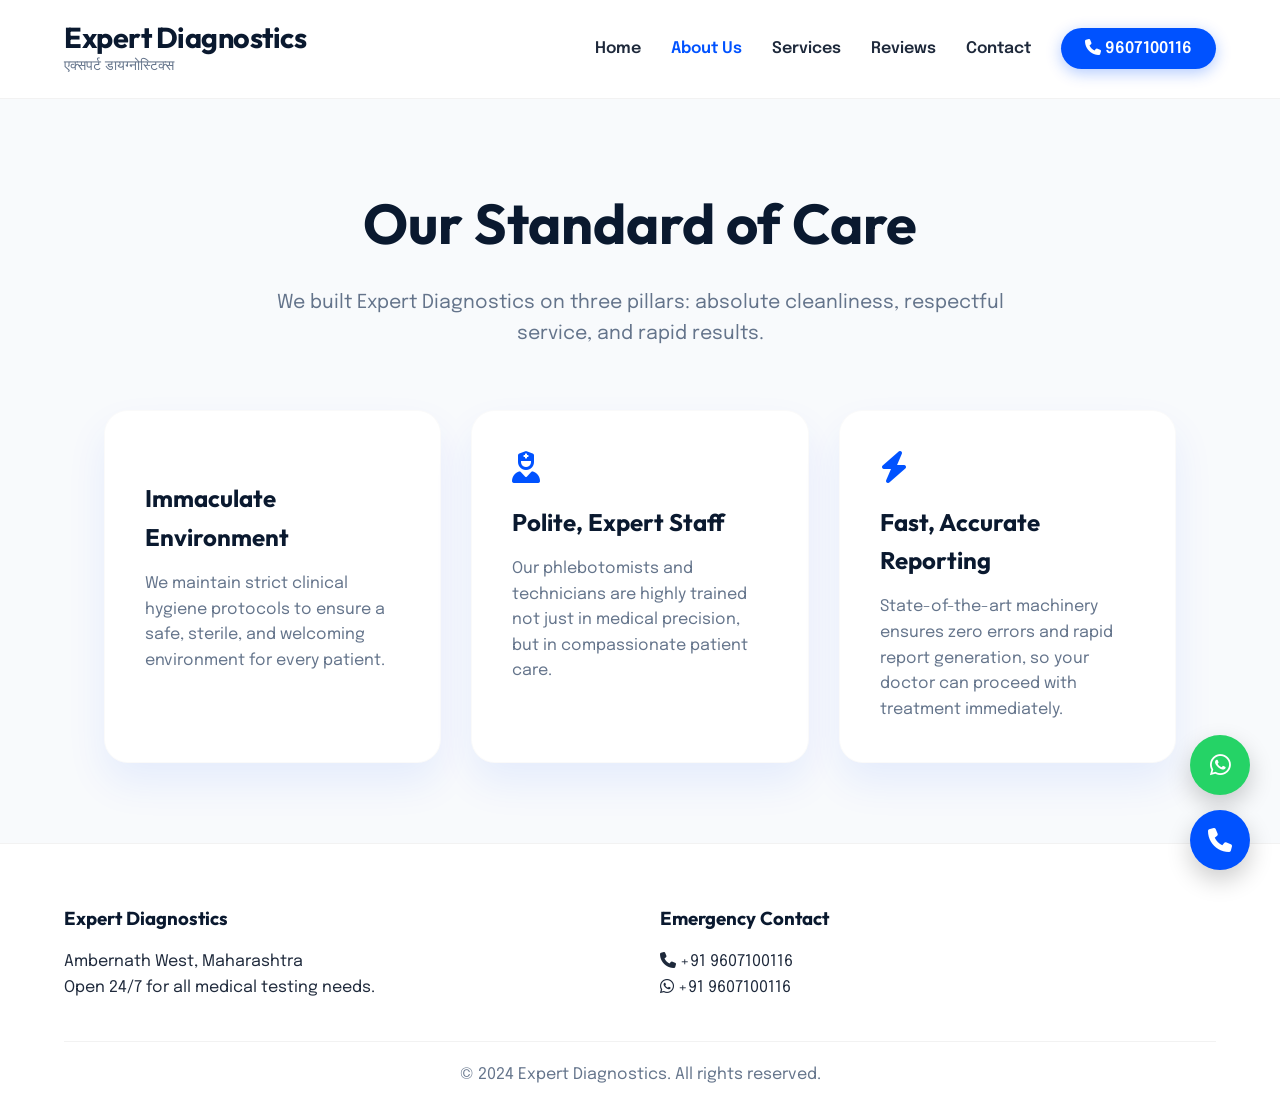
<file: about.html>
<!DOCTYPE html>
<html lang="en">
<head>
    <meta charset="UTF-8">
    <meta name="viewport" content="width=device-width, initial-scale=1.0">
    <meta name="colour-scheme" content="light">
    <title>About Us | Expert Diagnostics</title>
    <link rel="stylesheet" href="style.css">
    <link rel="stylesheet" href="https://cdnjs.cloudflare.com/ajax/libs/font-awesome/6.4.0/css/all.min.css">
</head>
<body>

    <header>
        <div class="logo">
            <a href="index.html">
                <h1>Expert Diagnostics</h1>
                <span>एक्सपर्ट डायग्नोस्टिक्स</span>
            </a>
        </div>
        
        <button class="mobile-menu-btn" aria-label="Toggle Menu">
            <i class="fa-solid fa-bars"></i>
        </button>

        <nav>
            <ul id="nav-links">
                <li><a href="index.html">Home</a></li>
                <li><a href="about.html" style="color: var(--primary-blue);">About Us</a></li>
                <li><a href="services.html">Services</a></li>
                <li><a href="reviews.html">Reviews</a></li>
                <li><a href="contact.html">Contact</a></li>
                <li><a href="tel:9607100116" class="btn-nav-call"><i class="fa-solid fa-phone"></i> 9607100116</a></li>
            </ul>
        </nav>
    </header>

    <main class="container animate-up delay-1">
        <div class="text-center" style="max-width: 800px; margin: 0 auto 60px;">
            <h1 style="font-size: 3.5rem; margin-bottom: 20px;">Our Standard of Care</h1>
            <p style="font-size: 1.2rem; color: var(--text-muted);">We built Expert Diagnostics on three pillars: absolute cleanliness, respectful service, and rapid results.</p>
        </div>

        <div class="grid">
            <div class="card animate-up delay-2">
                <i class="fa-solid fa-sparkles" style="font-size: 2rem; color: var(--primary-blue); margin-bottom: 20px;"></i>
                <h3>Immaculate Environment</h3>
                <p>We maintain strict clinical hygiene protocols to ensure a safe, sterile, and welcoming environment for every patient.</p>
            </div>
            <div class="card animate-up delay-3">
                <i class="fa-solid fa-user-nurse" style="font-size: 2rem; color: var(--primary-blue); margin-bottom: 20px;"></i>
                <h3>Polite, Expert Staff</h3>
                <p>Our phlebotomists and technicians are highly trained not just in medical precision, but in compassionate patient care.</p>
            </div>
            <div class="card animate-up delay-4">
                <i class="fa-solid fa-bolt" style="font-size: 2rem; color: var(--primary-blue); margin-bottom: 20px;"></i>
                <h3>Fast, Accurate Reporting</h3>
                <p>State-of-the-art machinery ensures zero errors and rapid report generation, so your doctor can proceed with treatment immediately.</p>
            </div>
        </div>
    </main>

    <footer>
        <div class="footer-grid">
            <div>
                <h3 style="margin-bottom: 15px;">Expert Diagnostics</h3>
                <p>Ambernath West, Maharashtra<br>Open 24/7 for all medical testing needs.</p>
            </div>
            <div>
                <h3 style="margin-bottom: 15px;">Emergency Contact</h3>
                <p><i class="fa-solid fa-phone"></i> +91 9607100116</p>
                <p><i class="fa-brands fa-whatsapp"></i> +91 9607100116</p>
            </div>
        </div>
        <div class="footer-bottom">
            <p>© 2024 Expert Diagnostics. All rights reserved.</p>
        </div>
    </footer>

    <div class="floating-buttons">
        <a href="https://wa.me/919607100116" class="float-btn float-wa" target="_blank"><i class="fa-brands fa-whatsapp"></i></a>
        <a href="tel:9607100116" class="float-btn float-call"><i class="fa-solid fa-phone"></i></a>
    </div>

    <script>
        const mobileBtn = document.querySelector('.mobile-menu-btn');
        const navLinks = document.getElementById('nav-links');
        const mobileIcon = mobileBtn.querySelector('i');

        mobileBtn.addEventListener('click', () => {
            navLinks.classList.toggle('active');
            if(navLinks.classList.contains('active')) {
                mobileIcon.classList.remove('fa-bars');
                mobileIcon.classList.add('fa-xmark');
            } else {
                mobileIcon.classList.remove('fa-xmark');
                mobileIcon.classList.add('fa-bars');
            }
        });
    </script>
</body>

</html>
</file>
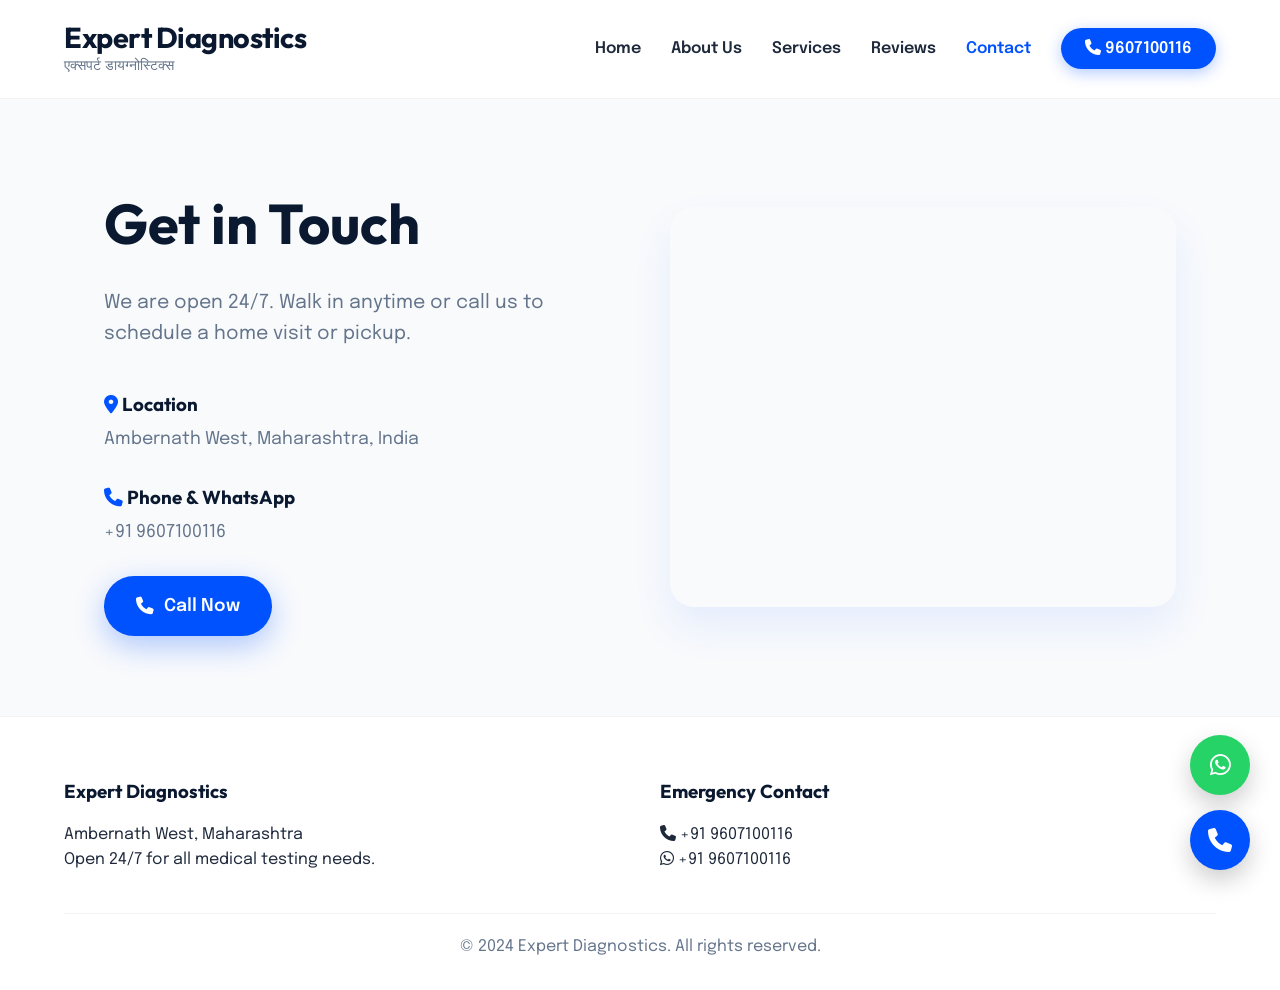
<file: contact.html>
<!DOCTYPE html>
<html lang="en">
<head>
    <meta charset="UTF-8">
    <meta name="viewport" content="width=device-width, initial-scale=1.0">
    <meta name="colour-scheme" content="light">
    <title>Contact Us | Expert Diagnostics</title>
    <link rel="stylesheet" href="style.css">
    <link rel="stylesheet" href="https://cdnjs.cloudflare.com/ajax/libs/font-awesome/6.4.0/css/all.min.css">
</head>
<body>

    <header>
        <div class="logo">
            <a href="index.html">
                <h1>Expert Diagnostics</h1>
                <span>एक्सपर्ट डायग्नोस्टिक्स</span>
            </a>
        </div>
        
        <button class="mobile-menu-btn" aria-label="Toggle Menu">
            <i class="fa-solid fa-bars"></i>
        </button>

        <nav>
            <ul id="nav-links">
                <li><a href="index.html">Home</a></li>
                <li><a href="about.html">About Us</a></li>
                <li><a href="services.html">Services</a></li>
                <li><a href="reviews.html">Reviews</a></li>
                <li><a href="contact.html" style="color: var(--primary-blue);">Contact</a></li>
                <li><a href="tel:9607100116" class="btn-nav-call"><i class="fa-solid fa-phone"></i> 9607100116</a></li>
            </ul>
        </nav>
    </header>

    <main class="container animate-up delay-1">
        <div class="contact-grid">
            
            <div class="contact-info">
                <h1 style="font-size: 3.5rem; margin-bottom: 20px;">Get in Touch</h1>
                <p style="font-size: 1.2rem; color: var(--text-muted); margin-bottom: 40px;">We are open 24/7. Walk in anytime or call us to schedule a home visit or pickup.</p>
                
                <div style="margin-bottom: 30px;">
                    <h3><i class="fa-solid fa-location-dot" style="color: var(--primary-blue);"></i> Location</h3>
                    <p style="color: var(--text-muted); font-size: 1.1rem; margin-top: 5px;">Ambernath West, Maharashtra, India</p>
                </div>

                <div style="margin-bottom: 30px;">
                    <h3><i class="fa-solid fa-phone" style="color: var(--primary-blue);"></i> Phone & WhatsApp</h3>
                    <p style="color: var(--text-muted); font-size: 1.1rem; margin-top: 5px;">+91 9607100116</p>
                </div>

                <a href="tel:9607100116" class="btn-primary" style="display: inline-flex;"><i class="fa-solid fa-phone"></i> Call Now</a>
            </div>

            <div class="map-container" style="border-radius: var(--radius-lg); overflow: hidden; box-shadow: var(--shadow-soft); height: 400px;">
                <iframe src="https://www.google.com/maps/embed?pb=!1m18!1m12!1m3!1d3768.618635811776!2d73.1764!3d19.1678!2m3!1f0!2f0!3f0!3m2!1i1024!2i768!4f13.1!3m3!1m2!1s0x0%3A0x0!2zMTnCsDEwJzA0LjEiTiA3M8KwMTAnMzUuMCJF!5e0!3m2!1sen!2sin!4v1614580000000!5m2!1sen!2sin" width="100%" height="100%" style="border:0;" allowfullscreen="" loading="lazy"></iframe>
            </div>

        </div>
    </main>

    <footer>
        <div class="footer-grid">
            <div>
                <h3 style="margin-bottom: 15px;">Expert Diagnostics</h3>
                <p>Ambernath West, Maharashtra<br>Open 24/7 for all medical testing needs.</p>
            </div>
            <div>
                <h3 style="margin-bottom: 15px;">Emergency Contact</h3>
                <p><i class="fa-solid fa-phone"></i> +91 9607100116</p>
                <p><i class="fa-brands fa-whatsapp"></i> +91 9607100116</p>
            </div>
        </div>
        <div class="footer-bottom">
            <p>© 2024 Expert Diagnostics. All rights reserved.</p>
        </div>
    </footer>

    <div class="floating-buttons">
        <a href="https://wa.me/919607100116" class="float-btn float-wa" target="_blank"><i class="fa-brands fa-whatsapp"></i></a>
        <a href="tel:9607100116" class="float-btn float-call"><i class="fa-solid fa-phone"></i></a>
    </div>

    <script>
        const mobileBtn = document.querySelector('.mobile-menu-btn');
        const navLinks = document.getElementById('nav-links');
        const mobileIcon = mobileBtn.querySelector('i');

        mobileBtn.addEventListener('click', () => {
            navLinks.classList.toggle('active');
            if(navLinks.classList.contains('active')) {
                mobileIcon.classList.remove('fa-bars');
                mobileIcon.classList.add('fa-xmark');
            } else {
                mobileIcon.classList.remove('fa-xmark');
                mobileIcon.classList.add('fa-bars');
            }
        });
    </script>
</body>

</html>
</file>
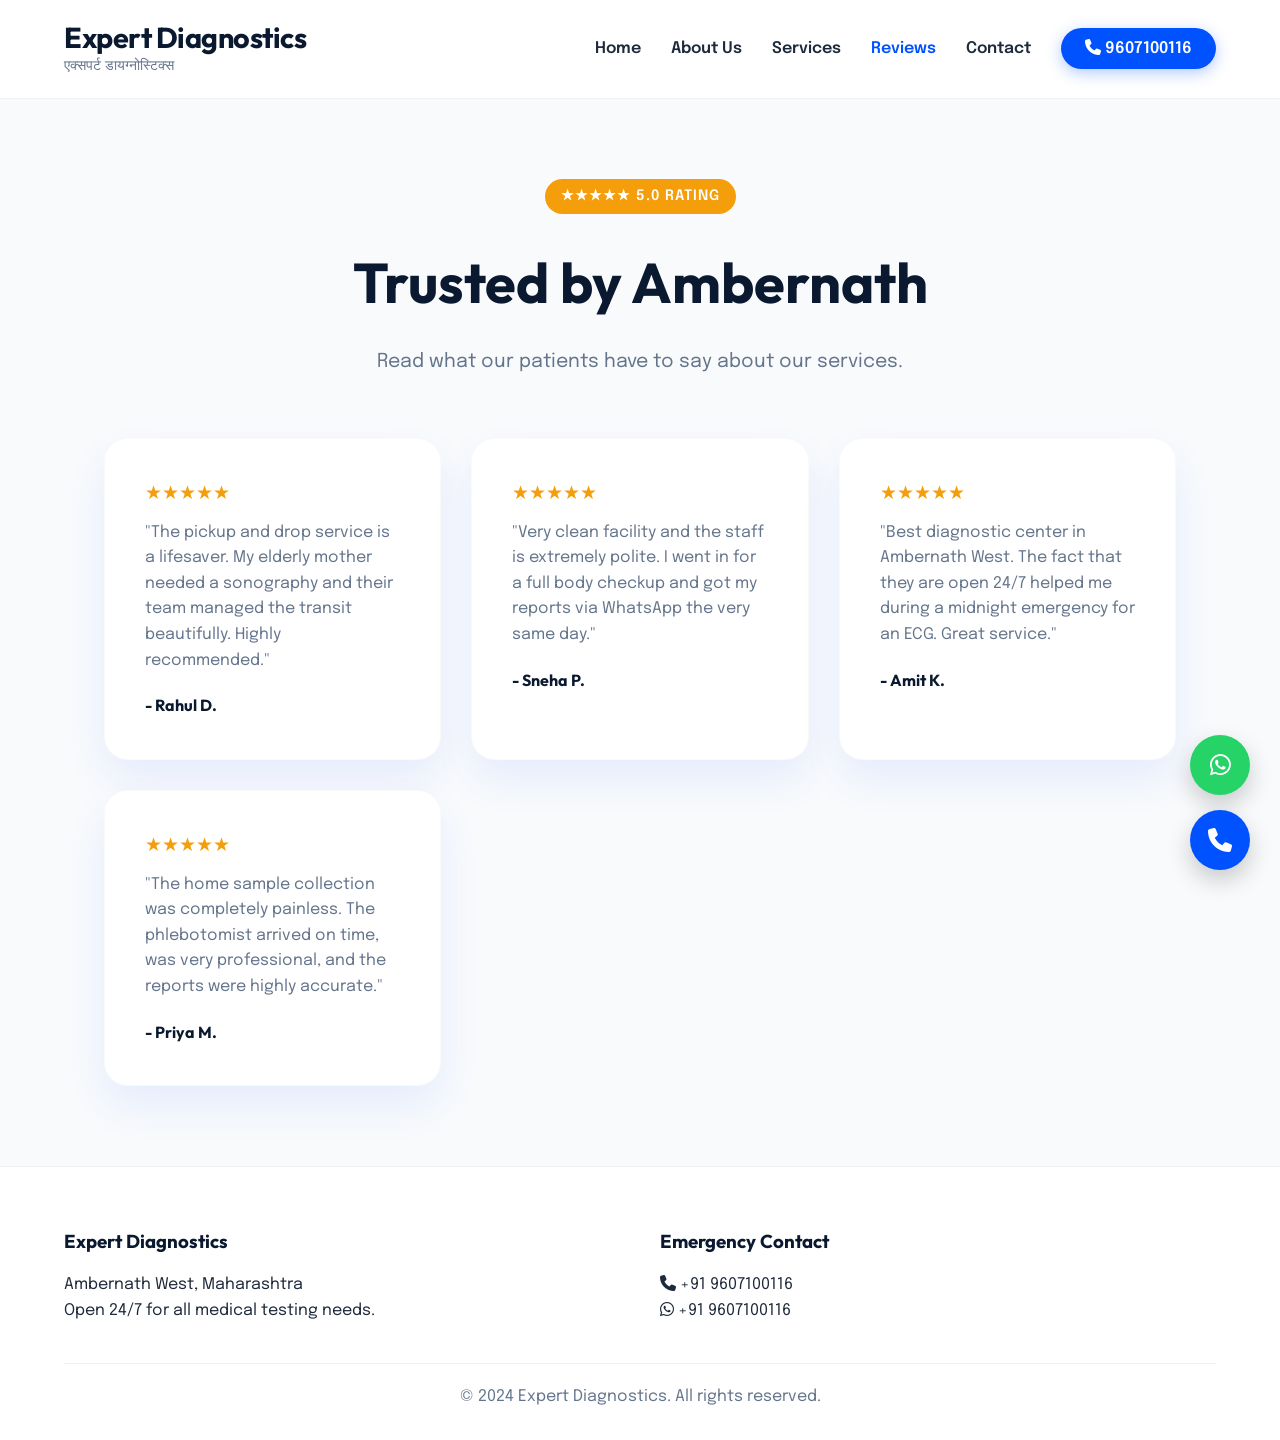
<file: reviews.html>
<!DOCTYPE html>
<html lang="en">
<head>
    <meta charset="UTF-8">
    <meta name="viewport" content="width=device-width, initial-scale=1.0">
    <meta name="colour-scheme" content="light">
    <title>Patient Reviews | Expert Diagnostics</title>
    <link rel="stylesheet" href="style.css">
    <link rel="stylesheet" href="https://cdnjs.cloudflare.com/ajax/libs/font-awesome/6.4.0/css/all.min.css">
</head>
<body>

    <header>
        <div class="logo">
            <a href="index.html">
                <h1>Expert Diagnostics</h1>
                <span>एक्सपर्ट डायग्नोस्टिक्स</span>
            </a>
        </div>
        
        <button class="mobile-menu-btn" aria-label="Toggle Menu">
            <i class="fa-solid fa-bars"></i>
        </button>

        <nav>
            <ul id="nav-links">
                <li><a href="index.html">Home</a></li>
                <li><a href="about.html">About Us</a></li>
                <li><a href="services.html">Services</a></li>
                <li><a href="reviews.html" style="color: var(--primary-blue);">Reviews</a></li>
                <li><a href="contact.html">Contact</a></li>
                <li><a href="tel:9607100116" class="btn-nav-call"><i class="fa-solid fa-phone"></i> 9607100116</a></li>
            </ul>
        </nav>
    </header>

    <main class="container animate-up delay-1">
        <div class="text-center" style="margin-bottom: 60px;">
            <span class="badge-247" style="background: var(--gold); color: #fff;">★★★★★ 5.0 RATING</span>
            <h1 style="font-size: 3.5rem; margin-bottom: 20px;">Trusted by Ambernath</h1>
            <p style="font-size: 1.2rem; color: var(--text-muted);">Read what our patients have to say about our services.</p>
        </div>

        <div class="grid">
            <div class="card">
                <div class="stars" style="margin-bottom: 10px;">★★★★★</div>
                <p>"The pickup and drop service is a lifesaver. My elderly mother needed a sonography and their team managed the transit beautifully. Highly recommended."</p>
                <h4 style="margin-top: 20px;">- Rahul D.</h4>
            </div>
            <div class="card">
                <div class="stars" style="margin-bottom: 10px;">★★★★★</div>
                <p>"Very clean facility and the staff is extremely polite. I went in for a full body checkup and got my reports via WhatsApp the very same day."</p>
                <h4 style="margin-top: 20px;">- Sneha P.</h4>
            </div>
            <div class="card">
                <div class="stars" style="margin-bottom: 10px;">★★★★★</div>
                <p>"Best diagnostic center in Ambernath West. The fact that they are open 24/7 helped me during a midnight emergency for an ECG. Great service."</p>
                <h4 style="margin-top: 20px;">- Amit K.</h4>
            </div>
            <div class="card">
                <div class="stars" style="margin-bottom: 10px;">★★★★★</div>
                <p>"The home sample collection was completely painless. The phlebotomist arrived on time, was very professional, and the reports were highly accurate."</p>
                <h4 style="margin-top: 20px;">- Priya M.</h4>
            </div>
        </div>
    </main>

    <footer>
        <div class="footer-grid">
            <div>
                <h3 style="margin-bottom: 15px;">Expert Diagnostics</h3>
                <p>Ambernath West, Maharashtra<br>Open 24/7 for all medical testing needs.</p>
            </div>
            <div>
                <h3 style="margin-bottom: 15px;">Emergency Contact</h3>
                <p><i class="fa-solid fa-phone"></i> +91 9607100116</p>
                <p><i class="fa-brands fa-whatsapp"></i> +91 9607100116</p>
            </div>
        </div>
        <div class="footer-bottom">
            <p>© 2024 Expert Diagnostics. All rights reserved.</p>
        </div>
    </footer>

    <div class="floating-buttons">
        <a href="https://wa.me/919607100116" class="float-btn float-wa" target="_blank"><i class="fa-brands fa-whatsapp"></i></a>
        <a href="tel:9607100116" class="float-btn float-call"><i class="fa-solid fa-phone"></i></a>
    </div>

    <script>
        const mobileBtn = document.querySelector('.mobile-menu-btn');
        const navLinks = document.getElementById('nav-links');
        const mobileIcon = mobileBtn.querySelector('i');

        mobileBtn.addEventListener('click', () => {
            navLinks.classList.toggle('active');
            if(navLinks.classList.contains('active')) {
                mobileIcon.classList.remove('fa-bars');
                mobileIcon.classList.add('fa-xmark');
            } else {
                mobileIcon.classList.remove('fa-xmark');
                mobileIcon.classList.add('fa-bars');
            }
        });
    </script>
</body>

</html>
</file>
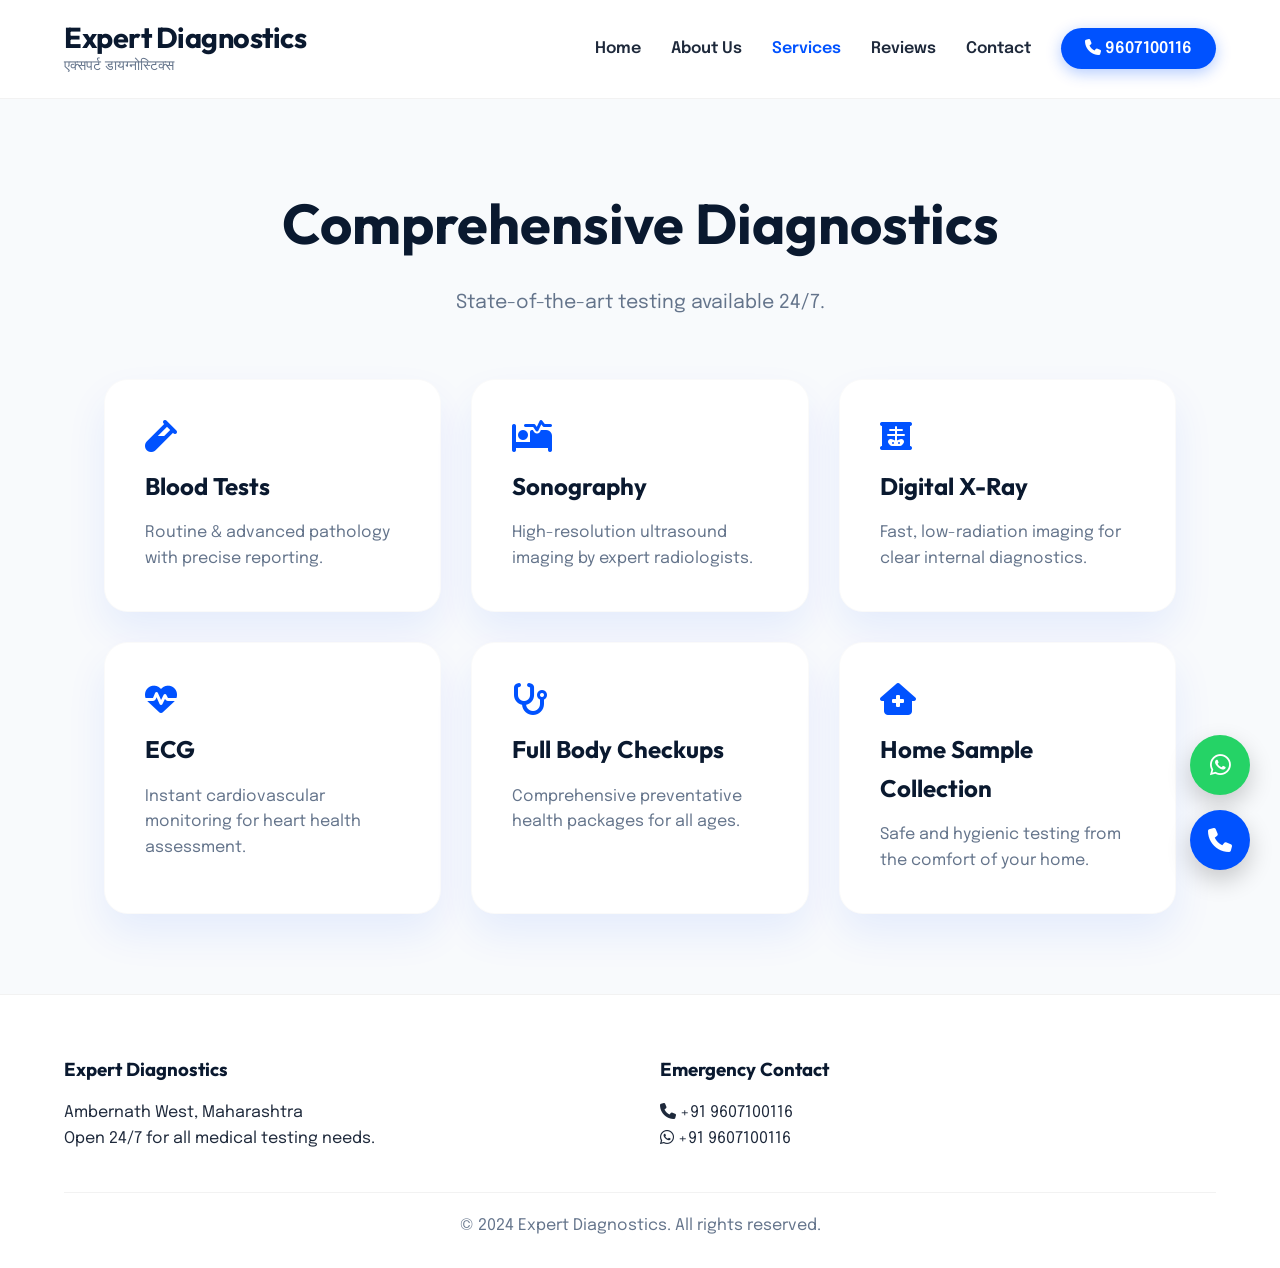
<file: services.html>
<!DOCTYPE html>
<html lang="en">
<head>
    <meta charset="UTF-8">
    <meta name="viewport" content="width=device-width, initial-scale=1.0">
    <meta name="colour-scheme" content="light">
    <title>Our Services | Expert Diagnostics</title>
    <link rel="stylesheet" href="style.css">
    <link rel="stylesheet" href="https://cdnjs.cloudflare.com/ajax/libs/font-awesome/6.4.0/css/all.min.css">
</head>
<body>

    <header>
        <div class="logo">
            <a href="index.html">
                <h1>Expert Diagnostics</h1>
                <span>एक्सपर्ट डायग्नोस्टिक्स</span>
            </a>
        </div>
        
        <button class="mobile-menu-btn" aria-label="Toggle Menu">
            <i class="fa-solid fa-bars"></i>
        </button>

        <nav>
            <ul id="nav-links">
                <li><a href="index.html">Home</a></li>
                <li><a href="about.html">About Us</a></li>
                <li><a href="services.html" style="color: var(--primary-blue);">Services</a></li>
                <li><a href="reviews.html">Reviews</a></li>
                <li><a href="contact.html">Contact</a></li>
                <li><a href="tel:9607100116" class="btn-nav-call"><i class="fa-solid fa-phone"></i> 9607100116</a></li>
            </ul>
        </nav>
    </header>

    <main class="container animate-up delay-1">
        <div class="text-center" style="margin-bottom: 60px;">
            <h1 style="font-size: 3.5rem; margin-bottom: 20px;">Comprehensive Diagnostics</h1>
            <p style="font-size: 1.2rem; color: var(--text-muted);">State-of-the-art testing available 24/7.</p>
        </div>

        <div class="grid">
            <div class="card">
                <i class="fa-solid fa-vial" style="font-size: 2rem; color: var(--primary-blue); margin-bottom: 15px;"></i>
                <h3>Blood Tests</h3>
                <p>Routine & advanced pathology with precise reporting.</p>
            </div>
            <div class="card">
                <i class="fa-solid fa-bed-pulse" style="font-size: 2rem; color: var(--primary-blue); margin-bottom: 15px;"></i>
                <h3>Sonography</h3>
                <p>High-resolution ultrasound imaging by expert radiologists.</p>
            </div>
            <div class="card">
                <i class="fa-solid fa-x-ray" style="font-size: 2rem; color: var(--primary-blue); margin-bottom: 15px;"></i>
                <h3>Digital X-Ray</h3>
                <p>Fast, low-radiation imaging for clear internal diagnostics.</p>
            </div>
            <div class="card">
                <i class="fa-solid fa-heart-pulse" style="font-size: 2rem; color: var(--primary-blue); margin-bottom: 15px;"></i>
                <h3>ECG</h3>
                <p>Instant cardiovascular monitoring for heart health assessment.</p>
            </div>
            <div class="card">
                <i class="fa-solid fa-stethoscope" style="font-size: 2rem; color: var(--primary-blue); margin-bottom: 15px;"></i>
                <h3>Full Body Checkups</h3>
                <p>Comprehensive preventative health packages for all ages.</p>
            </div>
            <div class="card">
                <i class="fa-solid fa-house-medical" style="font-size: 2rem; color: var(--primary-blue); margin-bottom: 15px;"></i>
                <h3>Home Sample Collection</h3>
                <p>Safe and hygienic testing from the comfort of your home.</p>
            </div>
        </div>
    </main>

    <footer>
        <div class="footer-grid">
            <div>
                <h3 style="margin-bottom: 15px;">Expert Diagnostics</h3>
                <p>Ambernath West, Maharashtra<br>Open 24/7 for all medical testing needs.</p>
            </div>
            <div>
                <h3 style="margin-bottom: 15px;">Emergency Contact</h3>
                <p><i class="fa-solid fa-phone"></i> +91 9607100116</p>
                <p><i class="fa-brands fa-whatsapp"></i> +91 9607100116</p>
            </div>
        </div>
        <div class="footer-bottom">
            <p>© 2024 Expert Diagnostics. All rights reserved.</p>
        </div>
    </footer>

    <div class="floating-buttons">
        <a href="https://wa.me/919607100116" class="float-btn float-wa" target="_blank"><i class="fa-brands fa-whatsapp"></i></a>
        <a href="tel:9607100116" class="float-btn float-call"><i class="fa-solid fa-phone"></i></a>
    </div>

    <script>
        const mobileBtn = document.querySelector('.mobile-menu-btn');
        const navLinks = document.getElementById('nav-links');
        const mobileIcon = mobileBtn.querySelector('i');

        mobileBtn.addEventListener('click', () => {
            navLinks.classList.toggle('active');
            if(navLinks.classList.contains('active')) {
                mobileIcon.classList.remove('fa-bars');
                mobileIcon.classList.add('fa-xmark');
            } else {
                mobileIcon.classList.remove('fa-xmark');
                mobileIcon.classList.add('fa-bars');
            }
        });
    </script>
</body>

</html>
</file>
<file: style.css>
@import url('https://fonts.googleapis.com/css2?family=Epilogue:wght@400;500;600&family=Outfit:wght@400;500;700;800&display=swap');

:root {
    --primary-dark: #0A192F;
    --primary-blue: #0052FF;
    --primary-light: #E6F0FF;
    --text-main: #1E293B;
    --text-muted: #64748B;
    --white: #FFFFFF;
    --gold: #F59E0B;
    --whatsapp: #25D366;
    --bg-body: #F8FAFC;
    --shadow-soft: 0 20px 40px rgba(0, 82, 255, 0.08);
    --shadow-hover: 0 30px 60px rgba(0, 82, 255, 0.15);
    --radius-lg: 24px;
    --radius-md: 16px;
}

* { margin: 0; padding: 0; box-sizing: border-box; }

html, body {
    overflow-x: hidden;
    width: 100%;
    position: relative;
}

body {
    font-family: 'Epilogue', sans-serif;
    color: var(--text-main);
    background-color: var(--bg-body);
    line-height: 1.6;
}

h1, h2, h3, h4 {
    font-family: 'Outfit', sans-serif;
    color: var(--primary-dark);
    font-weight: 700;
}

a { text-decoration: none; color: inherit; }

/* --- NAVIGATION --- */
header {
    background: rgba(255, 255, 255, 0.95);
    backdrop-filter: blur(12px);
    position: sticky;
    top: 0;
    z-index: 1000;
    border-bottom: 1px solid rgba(0,0,0,0.05);
    padding: 20px 5%;
    display: flex;
    justify-content: space-between;
    align-items: center;
}

.logo h1 { font-size: 1.8rem; letter-spacing: -0.5px; line-height: 1.2; }
.logo span { display: block; font-size: 0.9rem; color: var(--text-muted); font-family: 'Epilogue', sans-serif; }

nav ul { display: flex; gap: 30px; list-style: none; align-items: center; }
nav a { font-weight: 600; font-size: 1rem; transition: color 0.3s ease; }
nav a:hover { color: var(--primary-blue); }

.btn-nav-call {
    background: var(--primary-blue);
    color: var(--white);
    padding: 12px 24px;
    border-radius: 50px;
    font-weight: 600;
    box-shadow: 0 4px 15px rgba(0, 82, 255, 0.3);
    transition: transform 0.3s ease;
}
.btn-nav-call:hover { transform: translateY(-2px); color: var(--white); }

.mobile-menu-btn {
    display: none;
    background: none;
    border: none;
    font-size: 1.8rem;
    color: var(--primary-dark);
    cursor: pointer;
    z-index: 1001;
    transition: transform 0.3s ease;
}

/* --- UTILITIES & ANIMATIONS --- */
.container { max-width: 1200px; margin: 0 auto; padding: 80px 5%; }
.text-center { text-align: center; }

@keyframes slideUpFade {
    0% { opacity: 0; transform: translateY(40px); }
    100% { opacity: 1; transform: translateY(0); }
}

.animate-up {
    opacity: 0;
    animation: slideUpFade 0.8s cubic-bezier(0.16, 1, 0.3, 1) forwards;
}
.delay-1 { animation-delay: 0.1s; }
.delay-2 { animation-delay: 0.2s; }
.delay-3 { animation-delay: 0.3s; }
.delay-4 { animation-delay: 0.4s; }

/* --- HERO SECTION --- */
.hero {
    min-height: 85vh;
    display: flex;
    align-items: center;
    background: radial-gradient(circle at top right, var(--primary-light), transparent 50%),
                radial-gradient(circle at bottom left, #ffffff, var(--bg-body) 70%);
    padding: 0 5%;
}

.hero-content { max-width: 650px; }
.badge-247 {
    display: inline-block;
    background: var(--primary-dark);
    color: var(--white);
    padding: 6px 16px;
    border-radius: 30px;
    font-size: 0.9rem;
    font-weight: 600;
    margin-bottom: 24px;
    letter-spacing: 1px;
}
.rating-badge { display: flex; align-items: center; gap: 8px; margin-bottom: 20px; font-weight: 600; }
.stars { color: var(--gold); font-size: 1.2rem; }

.hero h1 { font-size: 4rem; line-height: 1.1; margin-bottom: 24px; letter-spacing: -1.5px; }
.hero p { font-size: 1.25rem; color: var(--text-muted); margin-bottom: 40px; }

.hero-buttons { display: flex; gap: 16px; }
.btn-primary, .btn-whatsapp {
    padding: 16px 32px;
    border-radius: 50px;
    font-weight: 600;
    font-size: 1.1rem;
    display: flex;
    align-items: center;
    gap: 10px;
    transition: all 0.3s ease;
}
.btn-primary { background: var(--primary-blue); color: var(--white); box-shadow: 0 10px 30px rgba(0, 82, 255, 0.3); }
.btn-primary:hover { transform: translateY(-3px); box-shadow: 0 15px 40px rgba(0, 82, 255, 0.4); }
.btn-whatsapp { background: var(--whatsapp); color: var(--white); box-shadow: 0 10px 30px rgba(37, 211, 102, 0.3); }
.btn-whatsapp:hover { transform: translateY(-3px); box-shadow: 0 15px 40px rgba(37, 211, 102, 0.4); }

/* --- USP SECTION --- */
.usp-section {
    background: var(--primary-dark);
    color: var(--white);
    padding: 80px 5%;
    position: relative;
    overflow: hidden;
}
.usp-section::before {
    content: ''; position: absolute; top: -50%; right: -10%; width: 500px; height: 500px;
    background: radial-gradient(circle, rgba(0,82,255,0.4) 0%, transparent 70%);
    border-radius: 50%;
}
.usp-content { position: relative; z-index: 2; max-width: 800px; margin: 0 auto; text-align: center; }
.usp-content h2 { color: var(--white); font-size: 3rem; margin-bottom: 20px; }
.usp-content p { font-size: 1.2rem; color: #94A3B8; }

/* --- GRIDS & CARDS --- */
.grid { display: grid; grid-template-columns: repeat(auto-fit, minmax(300px, 1fr)); gap: 30px; margin-top: 50px; }
.contact-grid { display: grid; grid-template-columns: 1fr 1fr; gap: 60px; align-items: center; }

.card {
    background: var(--white);
    padding: 40px;
    border-radius: var(--radius-lg);
    box-shadow: var(--shadow-soft);
    transition: transform 0.3s ease, box-shadow 0.3s ease;
    border: 1px solid rgba(0,0,0,0.02);
}
.card:hover { transform: translateY(-10px); box-shadow: var(--shadow-hover); }
.card h3 { font-size: 1.5rem; margin-bottom: 15px; }
.card p { color: var(--text-muted); }

/* --- FLOATING BUTTONS --- */
.floating-buttons {
    position: fixed; bottom: 30px; right: 30px; display: flex; flex-direction: column; gap: 15px; z-index: 999;
}
.float-btn {
    width: 60px; height: 60px; border-radius: 50%; display: flex; justify-content: center; align-items: center;
    color: var(--white); font-size: 1.5rem; box-shadow: 0 10px 25px rgba(0,0,0,0.2); transition: transform 0.3s;
}
.float-btn:hover { transform: scale(1.1); color: var(--white); }
.float-call { background: var(--primary-blue); }
.float-wa { background: var(--whatsapp); }

/* --- FOOTER --- */
footer { background: var(--white); padding: 60px 5% 30px; border-top: 1px solid rgba(0,0,0,0.05); }
.footer-grid { display: grid; grid-template-columns: repeat(auto-fit, minmax(250px, 1fr)); gap: 40px; margin-bottom: 40px; }
.footer-bottom { text-align: center; padding-top: 20px; border-top: 1px solid rgba(0,0,0,0.05); color: var(--text-muted); }

/* --- UPGRADED HERO STYLES --- */
.hero-professional {
    background-color: var(--white);
    padding: 40px 0 80px;
    border-bottom: 1px solid rgba(0,0,0,0.05);
}

.hero-split {
    display: grid;
    grid-template-columns: 1fr 1fr;
    gap: 60px;
    align-items: center;
    padding: 40px 5% 0;
}

.trust-pill {
    display: inline-block;
    background: var(--primary-light);
    color: var(--primary-dark);
    padding: 8px 16px;
    border-radius: 30px;
    font-size: 0.9rem;
    font-weight: 600;
    margin-bottom: 20px;
    border: 1px solid rgba(0, 82, 255, 0.1);
}

.text-blue { color: var(--primary-blue); }

.hero-professional h1 { font-size: 3.5rem; line-height: 1.15; margin-bottom: 20px; }
.hero-professional p { font-size: 1.15rem; color: var(--text-muted); margin-bottom: 35px; max-width: 90%; }

.trust-indicators {
    display: flex;
    gap: 20px;
    margin-top: 40px;
    padding-top: 30px;
    border-top: 1px solid rgba(0,0,0,0.05);
}

.trust-indicators span {
    font-size: 0.9rem;
    font-weight: 600;
    color: var(--text-muted);
    display: flex;
    align-items: center;
    gap: 8px;
}

.trust-indicators i { color: var(--primary-blue); font-size: 1.1rem; }

.hero-img {
    width: 100%;
    border-radius: var(--radius-lg);
    box-shadow: var(--shadow-hover);
    object-fit: cover;
    height: 500px;
}

/* Add this to your existing @media (max-width: 992px) section */
@media (max-width: 992px) {
    .hero-split { grid-template-columns: 1fr; text-align: center; gap: 40px; }
    .hero-professional p { margin: 0 auto 30px; }
    .hero-buttons { justify-content: center; }
    .trust-indicators { justify-content: center; flex-wrap: wrap; }
    .hero-img { height: 350px; }
}

/* ========================================= */
/* --- RESPONSIVE MOBILE & TABLET DESIGN --- */
/* ========================================= */

/* Tablet / Small Desktop */
@media (max-width: 992px) {
    .hero h1 { font-size: 3.2rem; }
    .contact-grid { 
        grid-template-columns: 1fr; 
        gap: 40px; 
        text-align: center; 
    }
}

/* Mobile Devices */
@media (max-width: 768px) {
    /* --- MOBILE HERO BACKGROUND FIX --- */
    .hero-professional {
        /* Applies the image to the background with a beautiful frosted white overlay */
        background-image: linear-gradient(rgba(255, 255, 255, 0.85), rgba(255, 255, 255, 0.98)), 
                          url('https://images.unsplash.com/photo-1579684385127-1ef15d508118?ixlib=rb-4.0.3&auto=format&fit=crop&w=800&q=80');
        background-size: cover;
        background-position: center;
        padding: 50px 0 60px;
    }

    /* Hides the normal stacked image so it doesn't show up twice */
    .hero-visual {
        display: none; 
    }

    /* Adds a sleek glass effect behind the trust icons so they pop */
    .trust-indicators {
        background: rgba(255, 255, 255, 0.6);
        backdrop-filter: blur(8px);
        padding: 20px 10px;
        border-radius: var(--radius-md);
        border: 1px solid rgba(0, 82, 255, 0.1);
        margin-top: 30px;
    }
    /* Header & Slide-out Menu */
    header { 
        display: flex;
        flex-direction: row; /* Forces logo and button to sit side-by-side */
        justify-content: space-between;
        align-items: center;
        padding: 15px 5%; 
    }
    
    .mobile-menu-btn { 
        display: block; 
        margin-left: auto; /* This completely forces the button to the far right edge */
    }

    /* ... keep your existing nav ul code right below this ... */

    nav ul { 
        position: fixed;
        top: 0;
        right: -100%; /* Hides the menu off-screen initially */
        width: 280px;
        height: 100vh;
        background: var(--white);
        box-shadow: -10px 0 30px rgba(0, 82, 255, 0.1);
        flex-direction: column;
        justify-content: flex-start;
        padding-top: 100px;
        gap: 25px;
        transition: right 0.4s cubic-bezier(0.16, 1, 0.3, 1);
        z-index: 999;
    }

    nav ul.active { right: 0; /* Slides the menu in when button is clicked */ }
    
    nav ul li { text-align: center; width: 100%; }
    
    .btn-nav-call { display: inline-block; margin-top: 10px; }

    /* Hero Section */
    .hero { min-height: auto; padding: 60px 5%; text-align: center; }
    .hero-content { margin: 0 auto; }
    .hero h1 { font-size: 2.4rem; letter-spacing: -1px; }
    .hero p { font-size: 1.1rem; }
    
    /* Buttons Full Width */
    .hero-buttons { flex-direction: column; width: 100%; gap: 12px; }
    .btn-primary, .btn-whatsapp { justify-content: center; width: 100%; }
    
    /* USP Section */
    .usp-section { padding: 50px 5%; text-align: center; }
    .usp-content h2 { font-size: 1.8rem; }
    
    /* General Spacing & Typography */
    .container { padding: 50px 5%; }
    
    /* Fix for large inline headers on sub-pages */
    h1[style*="font-size: 3.5rem"] { font-size: 2.2rem !important; margin-bottom: 10px !important; }
    
    /* Grids */
    .grid { grid-template-columns: 1fr; gap: 20px; }
    .footer-grid { grid-template-columns: 1fr; text-align: center; gap: 30px; }
}

/* Small Phones */
@media (max-width: 480px) {
    .logo h1 { font-size: 1.5rem; }
    .hero h1 { font-size: 2rem; }
    .card { padding: 25px; }
    
    /* Shrink floating buttons slightly so they don't block text */
    .floating-buttons { bottom: 20px; right: 20px; gap: 10px; }
    .float-btn { width: 50px; height: 50px; font-size: 1.2rem; }
}
</file>
